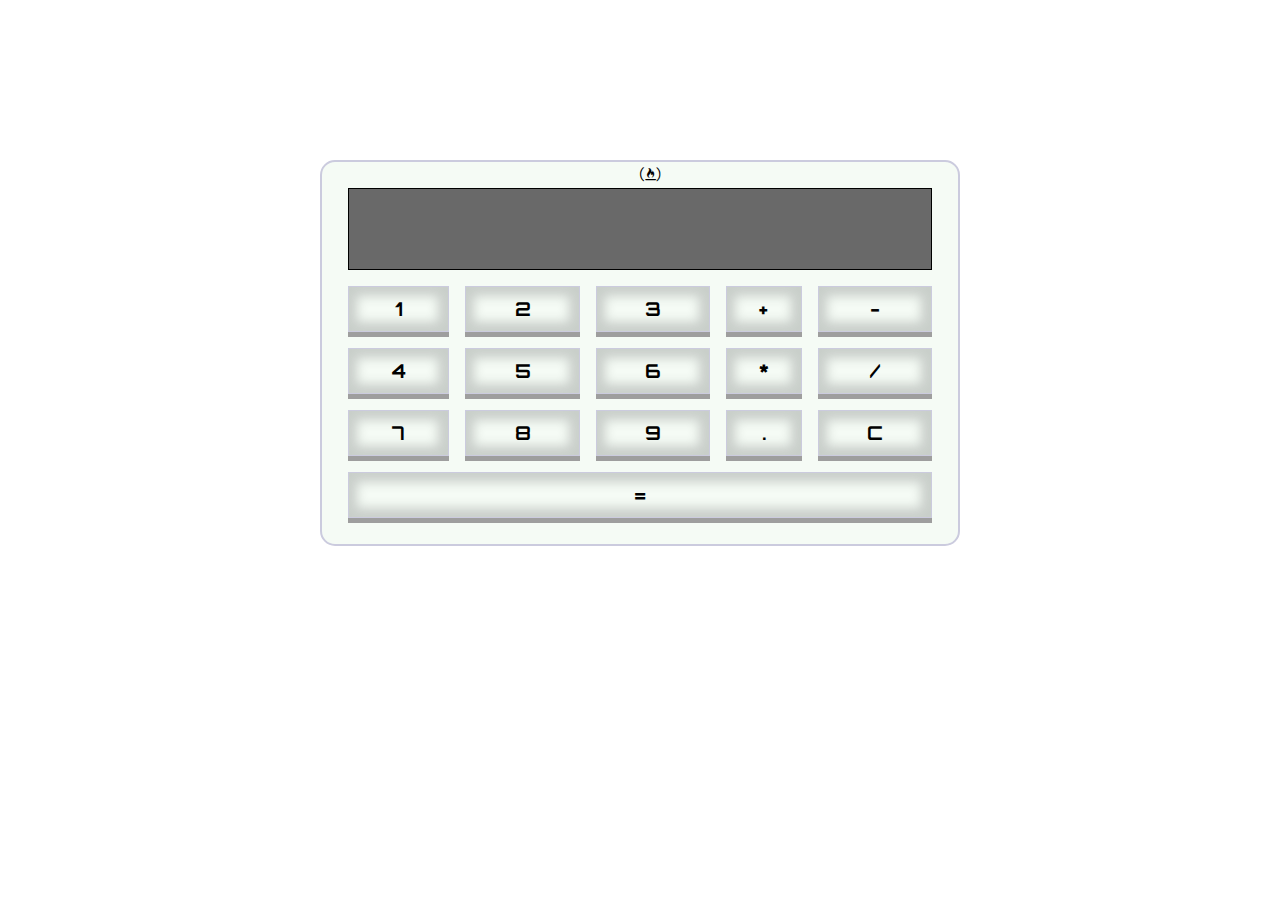
<file: Javascript Calculator/index.html>
<!DOCTYPE html>
<html lang="en">
<head>
	<meta charset="UTF-8">
	<title>Javascript Calculator</title>
	<link rel="stylesheet" type="text/css" href="https://cdnjs.cloudflare.com/ajax/libs/font-awesome/4.7.0/css/font-awesome.min.css"/>
	<link rel="stylesheet" type="text/css" href="style.css"/>
</head>
<body>
	<table>
		<span class="text"><i class="fa fa-free-code-camp"></i></span>
		<tr class="display">
			<td colspan="5" id="calcDisp"></td>
		</tr>
		<tr class="keys">
			<td id="one" data-number="1" class="key">1</td>
			<td id="two" data-number="2" class="key">2</td>
			<td id="three" data-number="3" class="key">3</td>
			<td id="plus" data-number="+" class="key">+</td>
			<td id="minus" data-number="-" class="key">-</td>
		</tr>
		<tr class="keys">
			<td id="four" data-number="4" class="key">4</td>
			<td id="five" data-number="5" class="key">5</td>
			<td id="six" data-number="6" class="key">6</td>
			<td id="mul" data-number="*" class="key">*</td>
			<td id="div" data-number="/" class="key">/</td>
		</tr>
		<tr class="keys">
			<td id="seven" data-number="7" class="key">7</td>
			<td id="eight" data-number="8" class="key">8</td>
			<td id="nine" data-number="9" class="key">9</td>
			<td id="eq" data-number="." class="key">.</td>
			<td id="clear" data-number="C" class="key">C</td>
		</tr>
		<tr class="keys">
			<td id="eq" data-number="=" class="key" colspan="5">=</td>
		</tr>
	</table>
	<script type="text/javascript" src="script.js"></script>
</body>
</html>
</file>
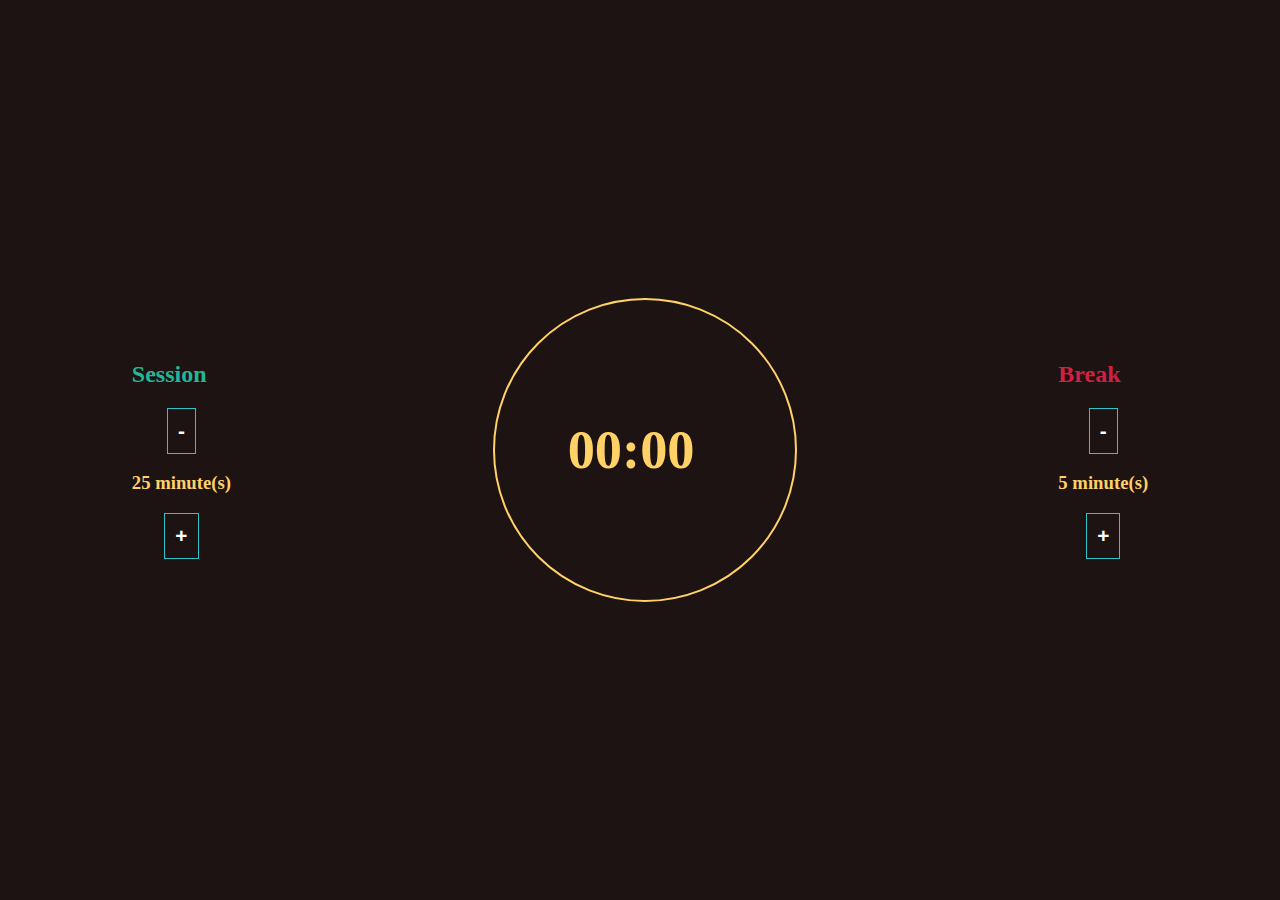
<file: Pomodoro Clock/index.html>
<!DOCTYPE html>
<html lang="en">
<head>
	<meta charset="UTF-8">
	<title>Pomodoro Clock</title>
	<link rel="stylesheet" type="text/css" href="style.css">
</head>
<body>
	<div class="clock">
		<div class="controls">
			<h2>Session</h2>
			<div class="work">
				<button id="wMinus">-</button>
				<h3><span id="session-min"></span>&nbsp;minute(s)</h3>
				<button id="wPlus">+</button>
			</div>
		</div>
		<div class="clock-rim">
			<div class="clock-inner">
				<h3 id="timer">00:00</h3>
			</div>
		</div>
		<div class="controls">
			<h2>Break</h2>
			<div class="break">
				<button id="bMinus">-</button>
				<h3><span id="break-min"></span>&nbsp;minute(s)</h3>
				<button id="bPlus">+</button>
			</div>
		</div>
	</div>
	<script type="text/javascript" src="script.js"></script>
</body>
</html>
</file>
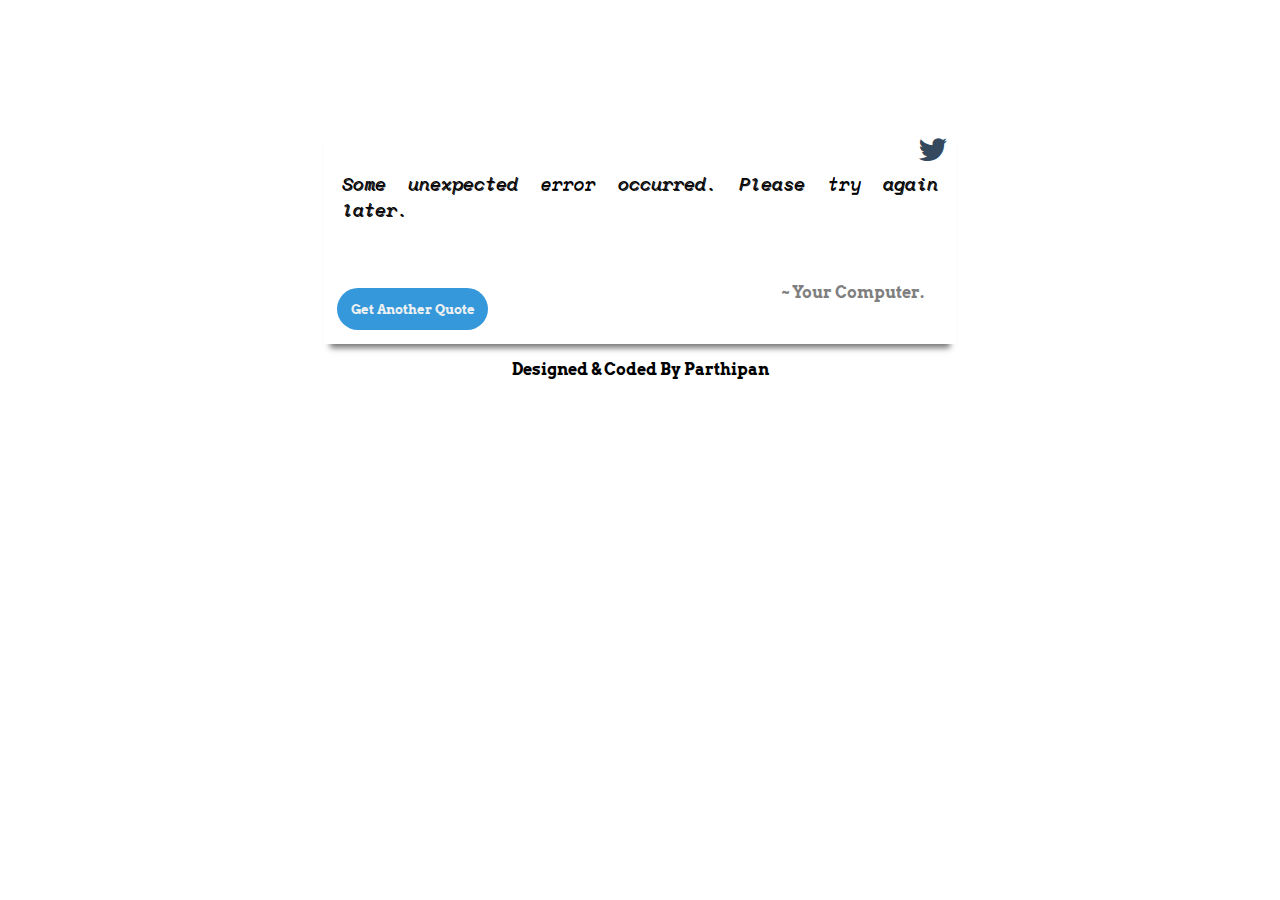
<file: Random Quote Generator/index.html>
<!DOCTYPE html>
<html lang="en">
<head>
	<meta charset="UTF-8">
	<title>Random Quote Generator</title>
	<link rel="stylesheet" type="text/css" href="https://cdnjs.cloudflare.com/ajax/libs/font-awesome/4.7.0/css/font-awesome.css"/>
	<link rel="stylesheet" type="text/css" href="https://fonts.googleapis.com/css?family=Arvo|Space+Mono"/>
	<link rel="stylesheet" type="text/css" href="style.css"/>
	<script type="text/javascript" src="https://cdnjs.cloudflare.com/ajax/libs/jquery/3.1.1/jquery.min.js"></script>
	<script type="text/javascript" src="script.js"></script>
</head>
<body>
	<div id="quotDiv">
		<p id="quote">"Lorem ipsum dolor sit amet, consectetur adipiscing elit. Sed ut metus molestie, tincidunt nisl ac, congue erat. Nunc interdum eleifend.
		Lorem ipsum dolor sit amet, consectetur adipiscing elit. Sed ut metus molestie, tincidunt nisl ac, congue erat. Nunc interdum eleifend."</p>
		<p id="author">~ Lorem ipsum</p>
		<br/>
		<button id="quoteBtn">Get Another Quote</button>
		<a id="twtLnk" target="_blank"> <i class="fa fa-twitter fa-2x"></i></a>
	<!--	<a id="fbLnk"> <i class="fa fa-facebook-official fa-2x"></i></a> -->
	</div>
	<p id="footer">Designed &amp; Coded By Parthipan</p>
</body>
</html>
</file>
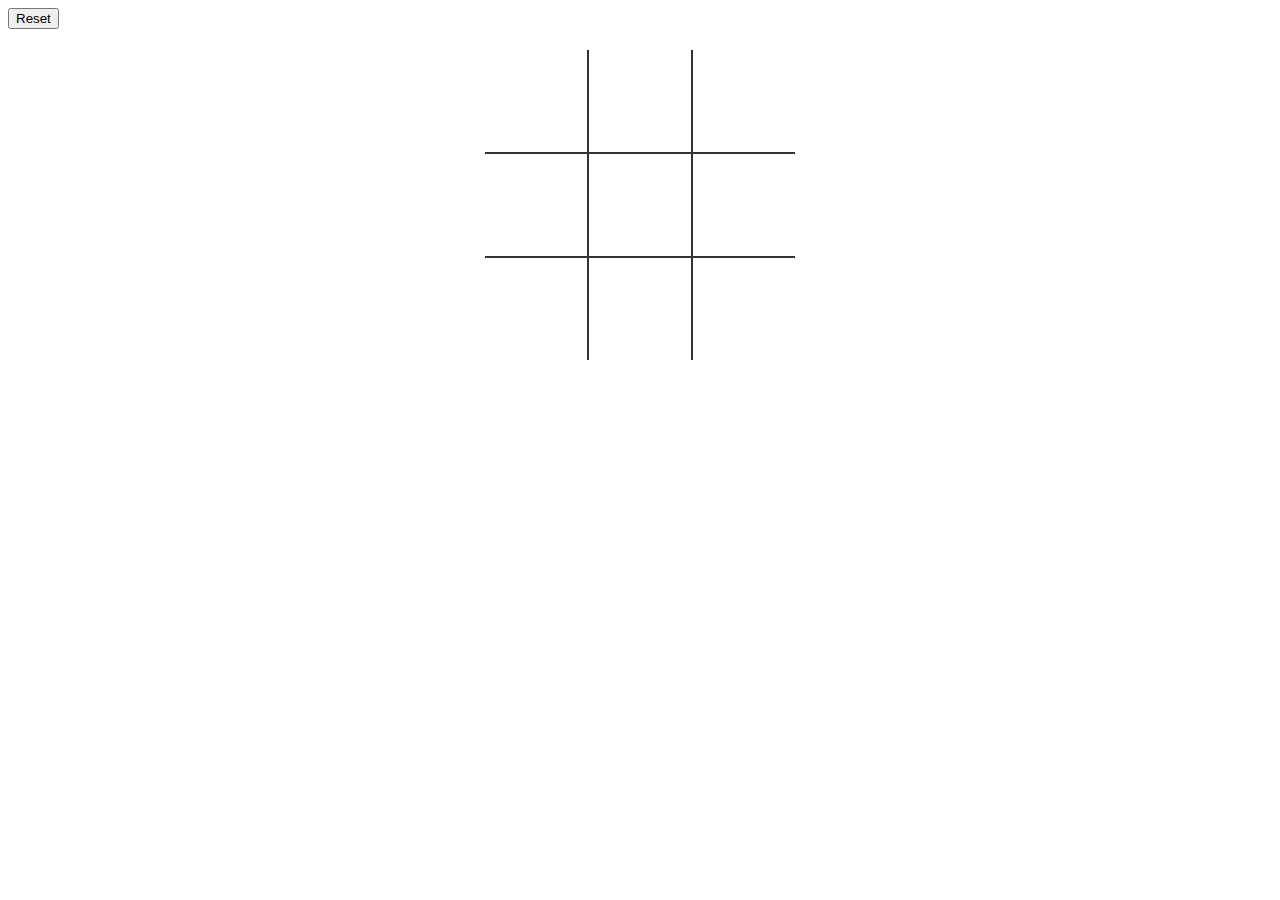
<file: Tic Tac Toe/index.html>
<!DOCTYPE html>
<html lang="en">
<head>
	<meta charset="UTF-8">
	<title>Tic Tac Toe</title>
	<link rel="stylesheet" type="text/css" href="styles.css">
</head>
<body>
	<table>
		<tr>
			<td class="cell" id="0"></td>
			<td class="cell" id="1"></td>
			<td class="cell" id="2"></td>
		</tr>
		<tr>
			<td class="cell" id="3"></td>
			<td class="cell" id="4"></td>
			<td class="cell" id="5"></td>
		</tr>
		<tr>
			<td class="cell" id="6"></td>
			<td class="cell" id="7"></td>
			<td class="cell" id="8"></td>
		</tr>
	</table>
	<div class="endgame">
		<div class="text"></div>
	</div>
	<button onClick=startGame()>Reset</button>
	<script type="text/javascript" src="scripts.js"></script>
</body>
</html>
</file>
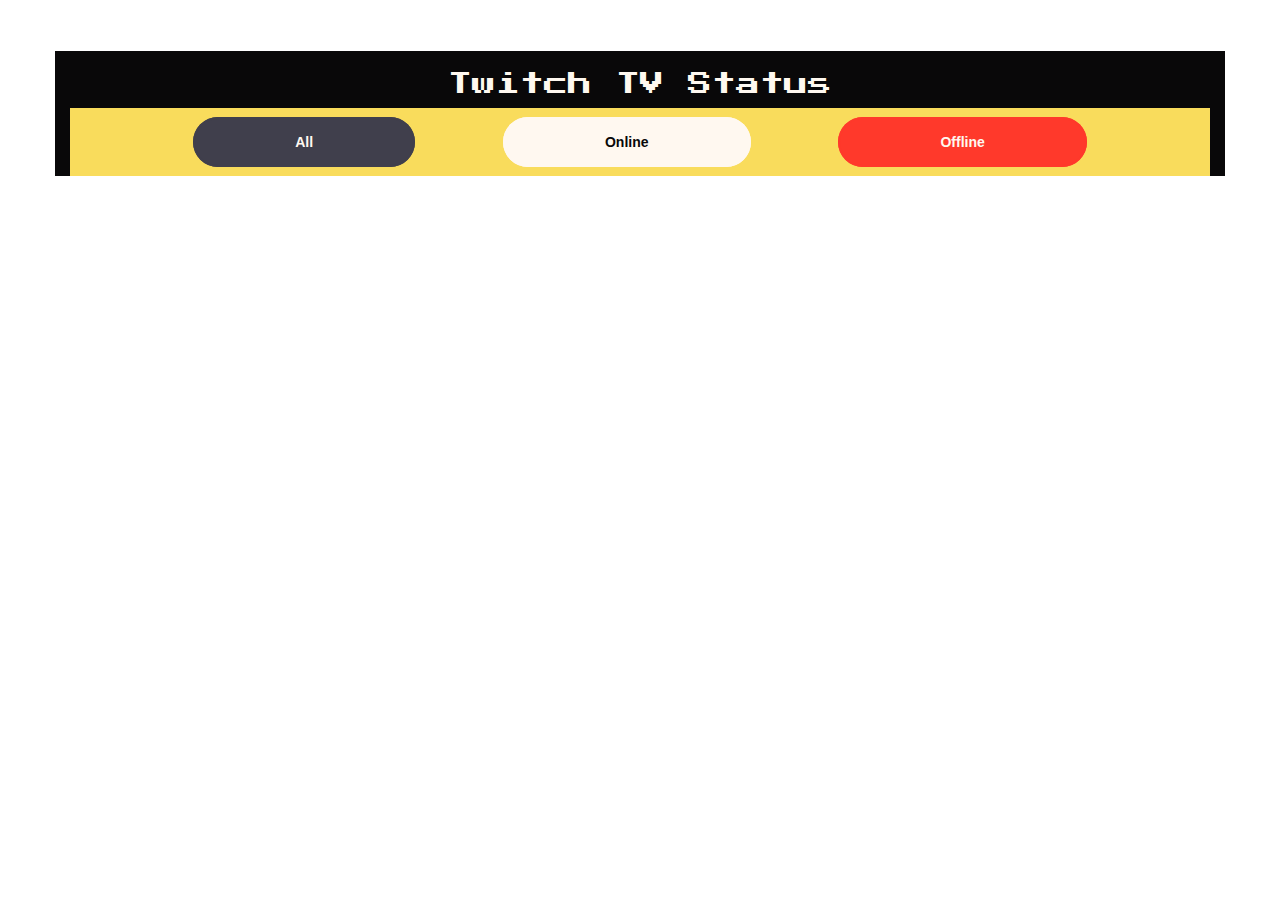
<file: Twitch Feed/index.html>
<!DOCTYPE html>
<html lang="en">
<head>
	<meta charset="UTF-8">
	<title>Twitch TV Feeds</title>
	<link rel="stylesheet" type="text/css" href="https://maxcdn.bootstrapcdn.com/bootstrap/3.3.7/css/bootstrap.min.css">
	<link rel="stylesheet" type="text/css" href="https://fonts.googleapis.com/css?family=Macondo|Press+Start+2P">
	<link rel="stylesheet" type="text/css" href="style.css"/>
	<script type="text/javascript" src="https://ajax.googleapis.com/ajax/libs/jquery/3.2.0/jquery.min.js"></script>
	<script type="text/javascript" src="https://maxcdn.bootstrapcdn.com/bootstrap/3.3.7/js/bootstrap.min.js"></script>
	<script type="text/javascript" src="script.js"></script>
</head>
<body>
	<div class="container">
        <h3 id="title">Twitch TV Status</h3>
        <div id="topBar">
            <ul id="items">
                <li id="all">All</li>
                <li id="online">Online</li>
                <li id="offline">Offline</li>
            </ul>
        </div>
        <div id="contents"></div>
    </div>
</body>
</html>
</file>
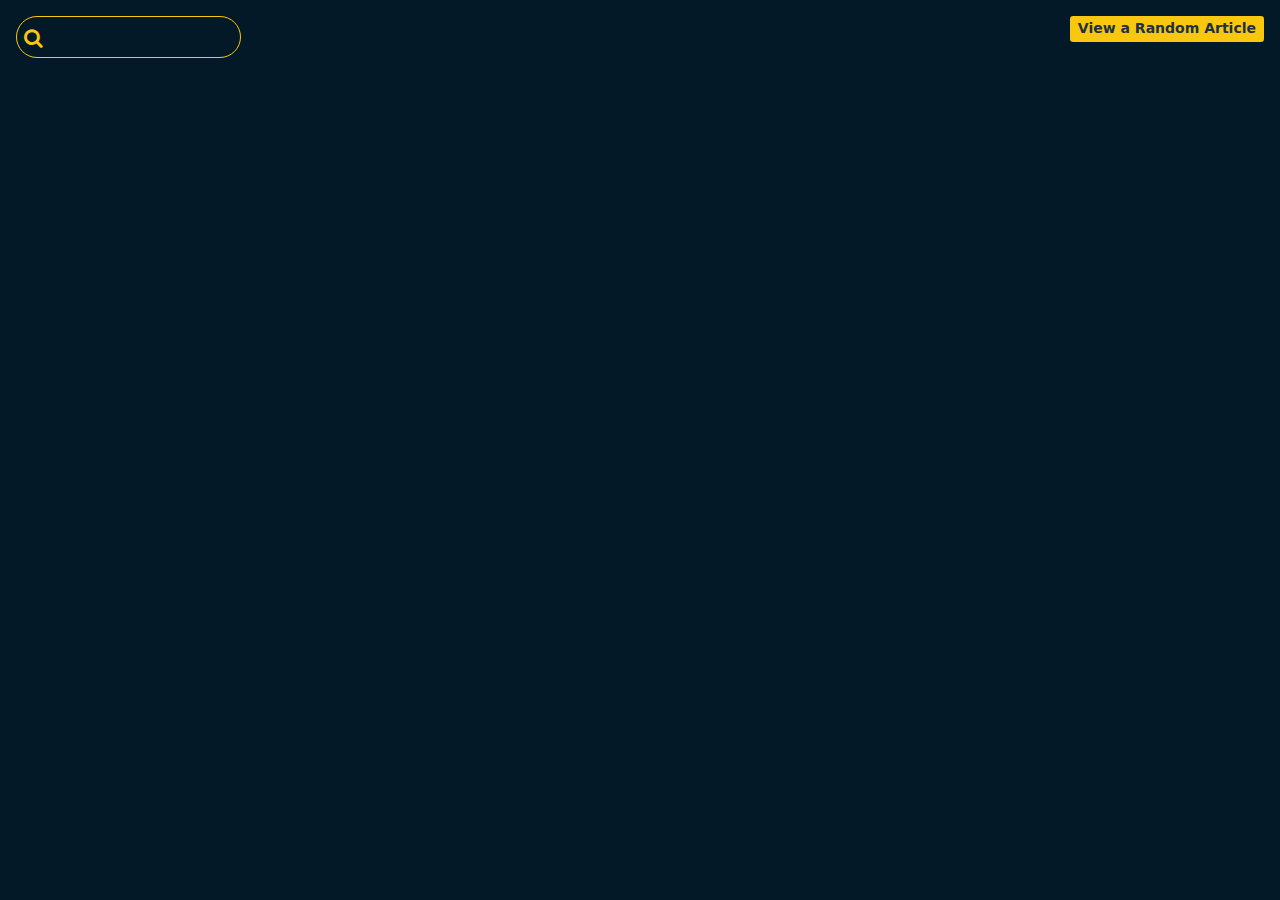
<file: Wikipedia Viewer/index.html>
<!DOCTYPE html>
<html lang="en">
<head>
    <meta charset="UTF-8">
    <title>Wikipedia Searcher</title>
    <link href="css/bootstrap.min.css" rel="stylesheet"/>
	<link href ="https://maxcdn.bootstrapcdn.com/font-awesome/4.7.0/css/font-awesome.min.css" rel="stylesheet"/>
    <link href="css/main.css" rel="stylesheet"/>
</head>
<body>
    <div class="row">
        <div class="col-6">
            <div id="searchBox">
                <span class="fa fa-search"></span>
                <input type="search" id="query" autocomplete="off" autofocus/>
            </div>
        </div>
        <div class="col-6">
            <a href="https://en.wikipedia.org/wiki/Special:Random" target="_blank" class="btn btn-primary btn-sm text-center float-right" id="btnRand">View a Random Article</a>
        </div>
    </div>
    <div class="row justify-content-center" id="holder">
    </div>
	<script src="https://ajax.googleapis.com/ajax/libs/jquery/3.2.0/jquery.min.js"></script>
    <script src="js/bootstrap.min.js"></script>
    <script src="js/main.js"></script>
</body>
</html>
</file>
<file: Javascript Calculator/style.css>
@import url('https://fonts.googleapis.com/css?family=Orbitron');
html,body{
	margin:0;
	padding:0;
	text-align: center;
	font-family: 'Orbitron', sans-serif;
}
table{
	border: 2px solid #cbcbde;
	text-align: center;
	color:#000;
	margin: 10em auto;
	padding: 10px;
	width:50%;
	border-collapse: separate;
	border-spacing: 1em 1em;
	background: #f5fbf5;
	border-radius: 15px;
}
tr.display>td{
	height:50px;
	width:100%;
	border:1px solid #000;
	padding: 15px 2px 15px 2px;
	background: dimgrey;
	color: #fff;
	font-weight: bold;
	font-size: 1.4em;
}
.key{
	padding: 10px 0 10px 0;
	margin: 10px;
	font-weight: bold;
	font-size: 1.2em;
	border: 1px solid #cbcbde;
	box-shadow: 
		inset -1px 0px 11px 9px rgba(58, 62, 60, 0.23),
		0 5px 0 #9e9e9e;
	transition: all 0.05s;
	cursor: pointer;
}
.fa{
	position: absolute;
    margin: 6px auto;
}
.pressed{
	box-shadow: 
		inset -3px -20px 11px 9px rgba(58, 62, 60, 0.23),
		0 1px 0 #9e9e9e;
}
</file>
<file: Pomodoro Clock/style.css>
:root{
	--red:#D22042;
	--yellow:#FFD166;
	--green:#24B694;
	--blue:#30C4C9;
	--black:#1D1313;
	--fillPercent:0%;
}
body{
	margin:0;
	padding:0;
	background: var(--black);
	-webkit-user-select:none;
	-moz-user-select:none;
	-ms-user-select:none;
	user-select:none;
}
.clock{
	width:100vw;
	height:100vh;
	display: flex;
	justify-content: space-around;
	align-items: center;
}
.clock-rim{
	width:300px;
	height:300px;
	border:2px solid var(--yellow);
	border-radius: 50%;
	animation: pulsor 1s infinite ;
	cursor: pointer;
}
.clock-inner{
	width:90%;
	height:90%;
	border-radius: 50%;
	background: linear-gradient(90deg,var(--green), rgba(0,0,0,0) var(--fillPercent));
	color: var(--yellow);
	margin: 15px auto;
	transition: all 0.05s ease;
}
h3#timer{
	display: inline-block;
    position: relative;
    top: 50px;
    left: 58px;
    font-size: 3.4em;
    font-family: cursive;
}
@keyframes pulsor{
	0%{
		box-shadow: 0 0 0 0 rgba(255,209,102,0.4);
	}
	50%{
		box-shadow: 0 0 0 20px rgba(255,209,102,0);
	}
	100%{
		box-shadow: 0 0 0 0 rgba(255,209,102,0);
	}
}
.controls{
	margin: 2px;
	display: inline-block;
}
.work,.break{
	color: var(--yellow);
	text-align: center;
	display: inline-block;
}
.work{
	align-self: flex-start;
}
.break{
	align-self: flex-end;
}
button{
	outline: none;
	background: transparent;
	border: 1px solid var(--blue);
	color: #fff;
	font-weight: bold;
	font-size: 1.3em;
	padding: 10px;
	transition: all 0.5s ease;
	cursor: pointer;
}
button:hover,button:focus{
	background: var(--blue);
}
button:active{
	background: transparent;
}
.clock>div:first-child>h2{
	color: var(--green);
}
.clock>div:last-child>h2{
	color: var(--red);
}
.controls>h2,.work>h3,.break>h3{
	cursor: default;
}
@media screen and (max-width: 527px){
	.clock{
		flex-direction: column;
	}
	.controls{
		margin: 10px auto;
	}
}
</file>
<file: Random Quote Generator/style.css>
html{
	background:url('https://unsplash.it/800/?image=885') no-repeat center center fixed;
	-webkit-background-size: cover;
	-moz-background-size: cover;
	-o-background-size: cover;
	background-size: cover;
}
body{
	text-align:center;
}
#quotDiv{
	background: rgba(255,255,255,0.8);
	min-width:50%;
	max-width:50%;
	min-height:50%;
	box-shadow: 0 10px 6px -6px #777;
	position:relative;
	left:25%;
	margin-top:10%;
}
#quote{
	padding: 2.4em 1em 2.4em 1em;
	text-align:justify;
	font-style:italic;
	font-size:18px;
	color:#000;
	text-shadow: 0.8px 0.5px 0.1px rgba(0,0,0,0.9);
	font-family: 'Space Mono', monospace;
}
#author{
	text-align: right;
	padding: 0em 2em 0.5em 1em;
	font-weight:bold;
	font-size:16px;
	color:rgba(0,0,0,0.5);
	font-family: 'Arvo', serif;
}
#quoteBtn{
	background:#3498db;
	color:#ecf0f1;
	text-align:center;
	border:none;
	font-weight:bold;
	cursor:pointer;
	border-radius:50px;
	margin: 1em;
	padding:1em;
	position:absolute;
	bottom:0;
	left:0;
	font-family: 'Arvo', serif;
	outline:none;
}
#twtLnk{
	margin:0.5em;
	position:absolute;
	top:0;
  right:0;
	color:#34495e;
}
/*#fbLnk{
	margin:0.5em;
	position:absolute;
	top:0;
	right:0;
	color:#34495e;
}*/
#twtLnk:hover{
	color:#3498db;
}
/*#fbLnk:hover{
	color:#3b5998;
}*/
#quoteBtn:hover{
	background:#2980b9;
}
#footer{
	color:#000;
	font-weight:bold;
	text-shadow: 0.8px 0.5px 0.1px rgba(255,255,255,0.9);
	font-family: 'Arvo', serif;
}
@media screen and (max-width:350px){
	#quotDiv{
		min-width:80%;
		max-width:80%;
		min-height:80%;
		left:12.4%;
	}
	#quote{
		font-size:14px;
		margin-bottom:0;
		padding-bottom:0;
	}
	#twtLnk/*,#fbLnk*/{
		font-size: 12px;
		/*padding: 0 1em 1em 0;*/
	}
	/*#twtLnk{
		margin-right:2em;
	}*/
	#author{
		text-align:center;
		margin-bottom:2em;;
	}
	#quoteBtn{
		font-size: 12px;
		left:12.5%;
	}
}
@media screen and (min-width:351px) and (max-width:600px){
	#quotDiv{
		min-width:90%;
		max-width:90%;
		min-height:90%;
		left:6.2%;
	}
	#quote{
		font-size:15px;
		margin-bottom:0;
		padding-bottom:0;
	}
	#twtLnk/*,#fbLnk*/{
		font-size: 13px;
		padding: 0 1em 1em 0;
	}
	/*#twtLnk{
		margin-right:2em;
	}*/
	#author{
		text-align:center;
		margin-bottom:2em;;
	}
	#quoteBtn{
		font-size: 12px;
		left:0;
	}
}
@media screen and (min-width:601px) and (max-width:900px){
	#quotDiv{
		min-width:90%;
		max-width:90%;
		min-height:90%;
		left:6.2%;
	}
	#quote{
		font-size:16px;
		margin-bottom:0;
		padding-bottom:0;
	}
	#twtLnk,/*#fbLnk*/{
		font-size: 14px;
		padding: 0 1em 1em 0;
	}
	/*#twtLnk{
		margin-right:2em;
	}*/
	#author{
		text-align:center;
		margin-bottom:2em;;
	}
	#quoteBtn{
		font-size: 12px;
		left:0;
	}
}
/*@media screen and (min-width:901px){
	#twtLnk{
		margin-right:2em;
	}
}*/
</file>
<file: Tic Tac Toe/styles.css>
table{
	border-collapse: collapse;
	position:absolute;
	left: 50%;
	top:50px;
	margin-left: -155px;
}
td{
	border: 2px solid #333;
	width:100px;
	height:100px;
	text-align: center;
	vertical-align: middle;
	font-size: 70px;
	font-family: cursive;
	cursor: pointer;
}
table tr:first-child td{
	border-top: 0;
}
table tr:last-child td{
	border-bottom: 0;
}
table tr td:first-child{
	border-left: 0;
}
table tr td:last-child{
	border-right: 0;
}
.endgame{
	display:none;
	width:310px;
	height: 310px;
	background-color: rgba(255,28,10,0.5);
	position: absolute;
	top: 50px;
	left:50%;
	margin-left: -155px;
}
.endgame .text{
	font-weight: bold;
	font-size: 1.5em;
	color: #fff;
	position:relative;
	top: 155px;
	left: 0;
	right:0;
	text-align: center;
}
</file>
<file: Twitch Feed/style.css>
/*Color Scheme
---------------
red: #FF392B
black: #090809
grey: #403F4C
yellow: #F9DC5C
white: #FFF8F0
-------------------*/
body{
    background: url("https://www.toptal.com/designers/subtlepatterns/patterns/circles-and-roundabouts.png");
    margin-top: 4%;
}
.container{
    display:flex;
    flex-direction: column;
    align-items: center;
    justify-content: center;
    background: #090809;
}
#title{
    color:#FFF8F0;
    font-family: 'Press Start 2P', cursive;
}
#topBar{
    background: #F9DC5C;
    color: #090809;
    align-self: stretch;
    font-weight:bold;
    padding: 1rem 2rem 0 2rem;
    text-align: center;
}
#topBar>ul {
    padding: 1em 0 1em 0;
}
#topBar>ul {

}
#topBar>ul>li{
    display: inline;
    padding: 1.5rem 10rem 1.5rem 10rem;
    margin: 0 3em 0 3em;
    border: 2px solid #403F4C;
    background: #403F4C;
    color: #FFF8F0;
    cursor:pointer;
    border-radius: 50px;
}
#topBar>ul>li:last-child{
    border: 2px solid #FF392B;
    background: #FF392B;
    color: #FFF8F0;
}
#topBar>ul>li:nth-child(2){
    border: 2px solid #FFF8F0;
    background: #FFF8F0;
    color: #090809;
}
#contents{
    background: #403F4C;
    align-self: stretch;
    padding: 1em 1em 1em 1em;
    text-align: center;
}
#contents:empty{
    display:none;
}
.feed{
    background: #FFF8F0 ;
    color: #090809;
    text-align: left;
    padding: 1rem 1rem 1rem 1rem;
    margin: 1em 0 1em 0;
    position: relative;
    font-family: 'Macondo', cursive;
}
.pic{
    margin-right: 1%;
    height:50px;
    width: 50px;
}
.name{
    font-weight: bold;
}
.indi{
    position: absolute;
    height: 20px;
    width:20px;
    border-radius: 100%;
    top: 1em;
    right: 1em;
}
.lnk2{
    color: #090809;
}
.lnk:hover,.lnk2:hover,.lnk:active,.lnk2:active,.lnk:focus,.lnk2:focus{
    text-decoration: none;
    color: #090809;
}
.lnk{
    margin-right: 1em;
}
.disabledFeed{
    pointer-events: none;
    opacity: 0.4;
}
@media screen and (max-width:470px){
    #topBar>ul>li{
        padding:0.5em;
        margin:0.5%;
    }
}
@media screen and (min-width:471px) and (max-width:700px){
    #topBar>ul>li{
        padding:1em;
        margin:2%;
    }
}
@media screen and (min-width:701px) and (max-width:900px){
    #topBar>ul>li{
        padding: 1.5em 2em 1.5em 2em;
        margin:3%;
    }
}
@media screen and (min-width:901px) and (max-width:1199px){
    #topBar>ul>li{
        padding: 1.5em 3em 1.5em 3em;
        margin:3%;
    }
}
@media screen and (max-width:431px){
    #title{
        font-size: 12px;
    }
}
</file>
<file: Wikipedia Viewer/css/main.css>
/* Color Scheme
----------------
    primary blaack: #031927
    secondary black: #1C3144
    blue: #3F88C5
    red: #BA1200
    yellow: #F9C80E
----------------
*/
@import url("//maxcdn.bootstrapcdn.com/font-awesome/4.1.0/css/font-awesome.min.css");
body{
    background: #031927;
    padding: 1em 1em 1em 1em;
}
#btnRand{
    background: #F9C80E;
    border:none;
    margin-bottom:1em;
    color: #1C3144;
    outline: none;
    font-weight: bold;
}
#btnRand:hover{
    background: #3F88C5;
    color: #fff;
}
#searchBox{
    position: relative;
    margin-bottom: 1em;
}
.fa-search{
    font-size: 20px;
    position: absolute;
    top:12px;
    left:8px;
    color:#F9C80E;
}
#query{
    background: transparent;
    color:#F9C80E;
    padding:0.5em 0.5em 0.5em 0.5em;
    border: 1px solid #F9C80E;
    -webkit-border-radius: 50px;
    -moz-border-radius:50px;
    border-radius:50px;
    outline:none;
    text-indent: 25px;
}
.contents{
    background: #fff;
    margin: 1em 1em 1em 1em;
    padding: 1em 1em 1em 1.5em;
    border-radius: 0 25px 0 25px;
    -webkit-animation: entry 2s ease;
    animation: entry 2s ease;
    cursor:pointer;
}
@-webkit-keyframes entry {
    0%{
        opacity:0;
    }
    100%{
        opacity:1;
    }
}
@keyframes entry {
    0%{
        opacity:0;
    }
    100%{
        opacity:1;
    }
}
.contents:hover{
    border-left: 0.5em solid #BA1200;
}
.contents > h3{
    color: #031927;
}
.contents > p{
    color: #1C3144;
}
.panels,.panels:hover,.panels:focus{
    text-decoration: none;
}
@media screen and (max-width: 445px){
    #searchBox{
        padding-top: 3em;
    }
    .fa-search{
        top:58px;
    }
}
</file>
